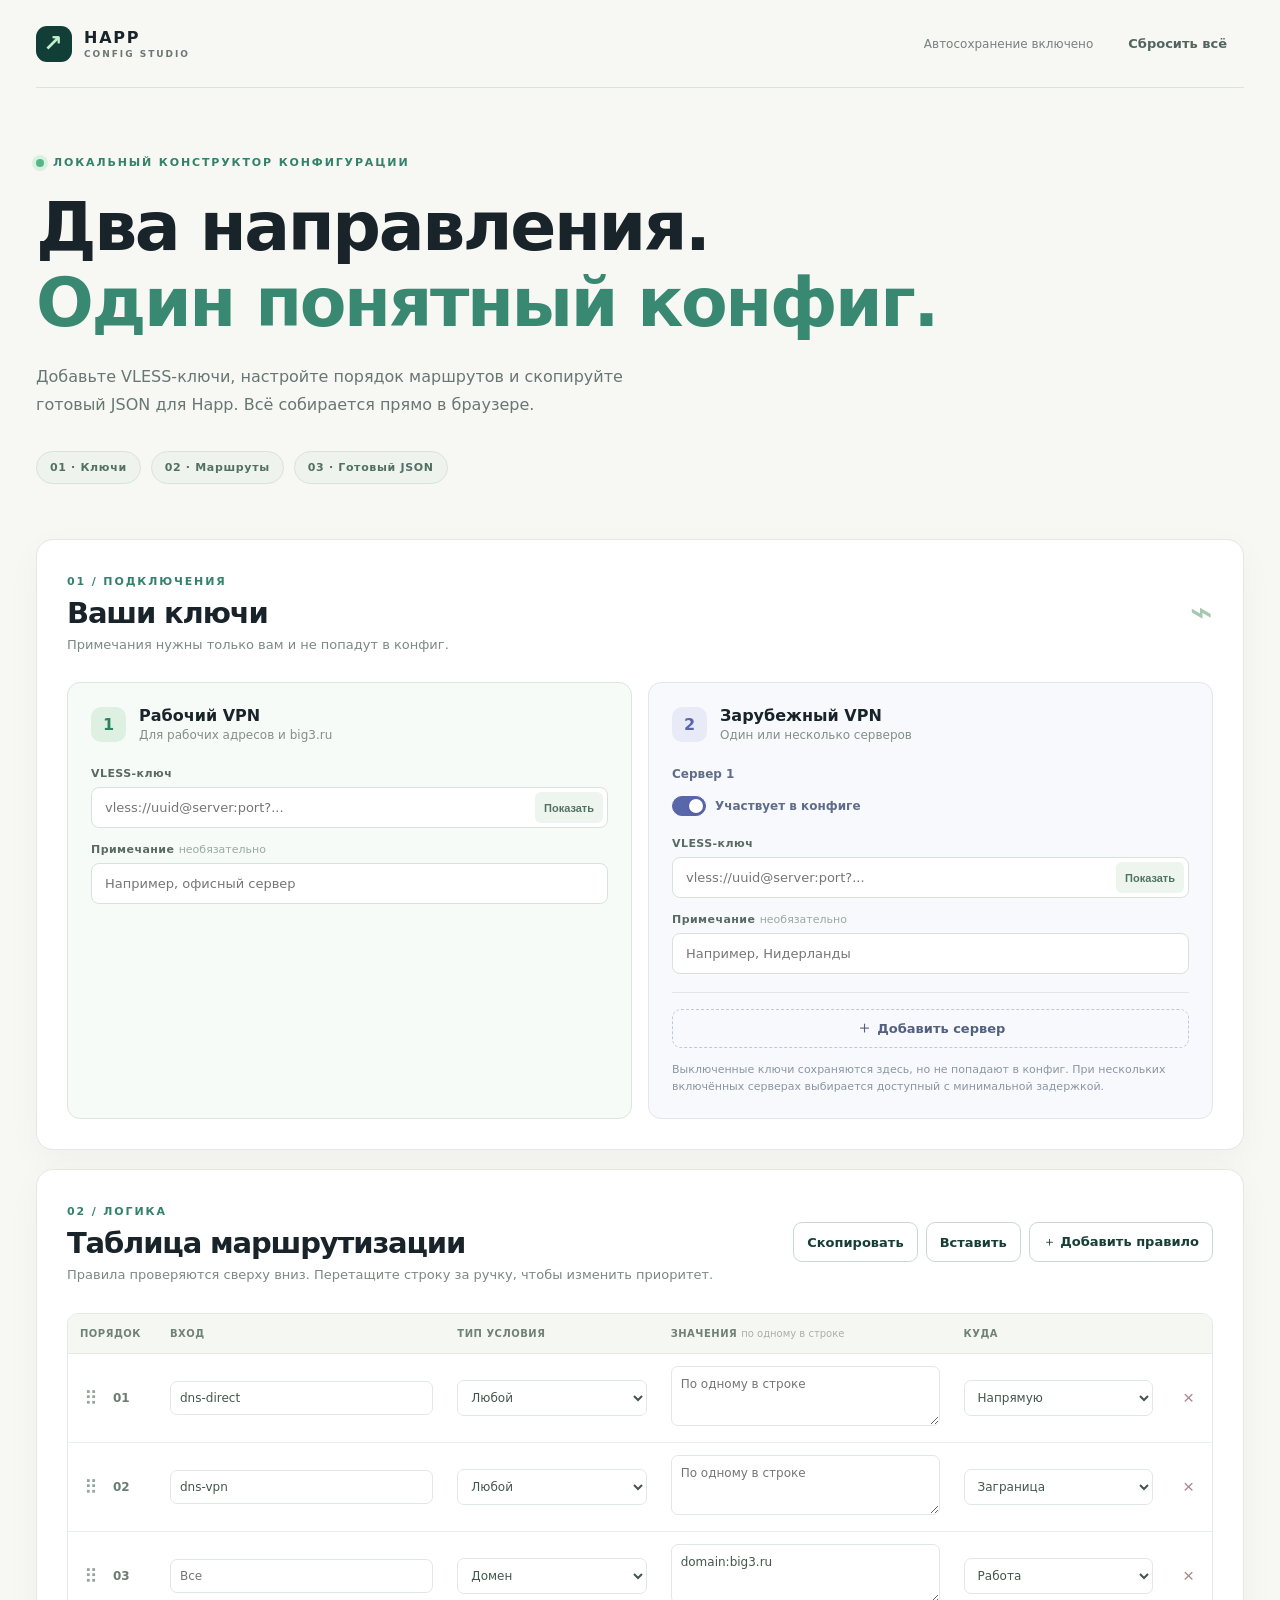
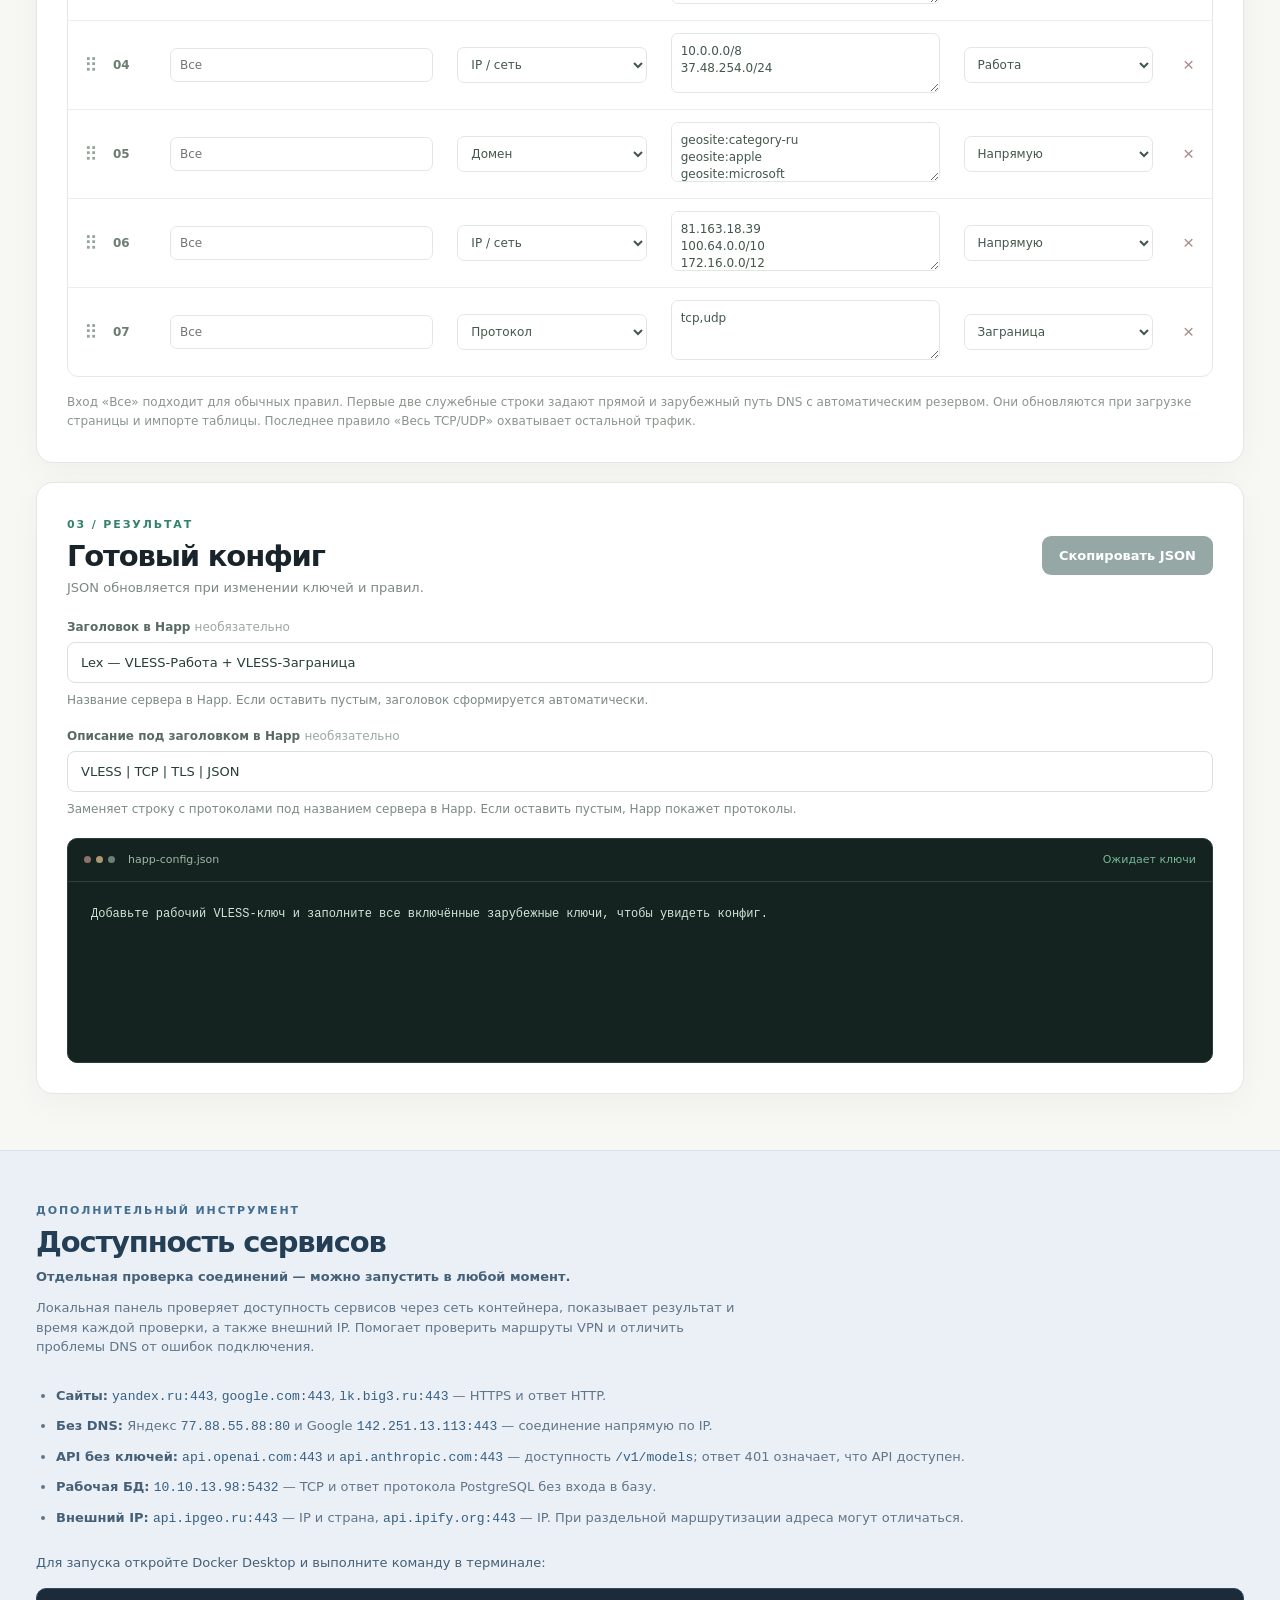
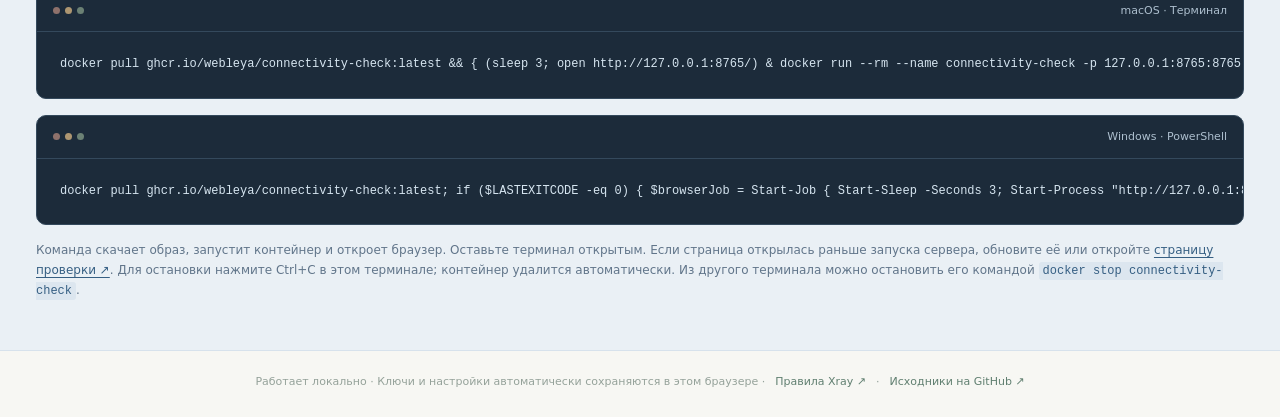
<file: web/index.html>
<!doctype html>
<html lang="ru">
<head>
  <meta charset="utf-8">
  <meta name="viewport" content="width=device-width, initial-scale=1">
  <title>Конфиг Happ · Рабочий и зарубежный VPN</title>
  <link rel="stylesheet" href="style.css?v=20261020-4">
  <script src="app.js?v=20261020-1" defer></script>
</head>
<body>
  <main>
    <div class="shell">
    <header class="masthead">
      <div class="brand"><span class="brand-icon">↗</span><span>HAPP <small>CONFIG STUDIO</small></span></div>
      <div class="header-actions"><span id="save-status" role="status">Автосохранение включено</span><button type="button" class="button quiet" id="reset">Сбросить всё</button></div>
    </header>

    <section class="intro">
      <div class="eyebrow"><span class="live-dot"></span> Локальный конструктор конфигурации</div>
      <h1>Два направления.<br><em>Один понятный конфиг.</em></h1>
      <p>Добавьте VLESS-ключи, настройте порядок маршрутов и скопируйте готовый JSON для Happ. Всё собирается прямо в браузере.</p>
      <div class="intro-tags"><span>01 · Ключи</span><span>02 · Маршруты</span><span>03 · Готовый JSON</span></div>
    </section>

    <section class="panel" aria-labelledby="keys-title">
      <div class="section-head"><div><span class="section-number">01 / ПОДКЛЮЧЕНИЯ</span><h2 id="keys-title">Ваши ключи</h2><p>Примечания нужны только вам и не попадут в конфиг.</p></div><div class="head-symbol">⌁</div></div>
      <div class="key-grid">
        <div class="key-card work-card"><div class="card-title"><span class="number-badge">1</span><div><h3>Рабочий VPN</h3><p>Для рабочих адресов и big3.ru</p></div></div><label for="work-key">VLESS-ключ</label><div class="input-wrap"><input id="work-key" type="password" spellcheck="false" autocomplete="off" placeholder="vless://uuid@server:port?..."><button type="button" class="reveal" data-reveal="work-key" aria-label="Показать ключ">Показать</button></div><label for="work-note">Примечание <span class="optional">необязательно</span></label><input id="work-note" type="text" autocomplete="off" placeholder="Например, офисный сервер"></div>
        <div class="key-card foreign-card"><div class="card-title"><span class="number-badge foreign">2</span><div><h3>Зарубежный VPN</h3><p>Один или несколько серверов</p></div></div><div id="foreign-list"></div><button type="button" class="button add-key" id="add-foreign"><span>＋</span> Добавить сервер</button><p class="small-hint">Выключенные ключи сохраняются здесь, но не попадают в конфиг. При нескольких включённых серверах выбирается доступный с минимальной задержкой.</p></div>
      </div>
    </section>

    <section class="panel" aria-labelledby="routes-title">
      <div class="section-head"><div><span class="section-number">02 / ЛОГИКА</span><h2 id="routes-title">Таблица маршрутизации</h2><p>Правила проверяются сверху вниз. Перетащите строку за ручку, чтобы изменить приоритет.</p></div><div class="route-actions"><button type="button" class="button outline" id="copy-routes">Скопировать</button><button type="button" class="button outline" id="paste-routes">Вставить</button><button type="button" class="button outline" id="add-route">＋ Добавить правило</button></div></div>
      <div id="routes-import" class="import-panel" hidden><label for="routes-json">JSON правил маршрутизации</label><p>Вставьте массив правил Xray или полный конфиг с <code>routing.rules</code>. Импорт заменит текущую таблицу.</p><textarea id="routes-json" spellcheck="false" placeholder='[{"type":"field","domain":["domain:example.org"],"outboundTag":"direct"}]'></textarea><div id="routes-import-error" class="error" role="alert" hidden></div><div class="import-actions"><button type="button" class="button dark" id="apply-routes">Применить</button><button type="button" class="button quiet" id="cancel-routes">Отмена</button></div></div>
      <p id="routes-feedback" class="routes-feedback" role="status" hidden></p>
      <div class="table-scroll"><table><thead><tr><th class="order-col">Порядок</th><th>Вход</th><th>Тип условия</th><th>Значения <span class="th-sub">по одному в строке</span></th><th>Куда</th><th class="delete-col"></th></tr></thead><tbody id="routes"></tbody></table></div>
      <p class="table-foot">Вход «Все» подходит для обычных правил. Первые две служебные строки задают прямой и зарубежный путь DNS с автоматическим резервом. Они обновляются при загрузке страницы и импорте таблицы. Последнее правило «Весь TCP/UDP» охватывает остальной трафик.</p>
    </section>

    <section class="panel output-panel" aria-labelledby="output-title">
      <div class="section-head"><div><span class="section-number">03 / РЕЗУЛЬТАТ</span><h2 id="output-title">Готовый конфиг</h2><p>JSON обновляется при изменении ключей и правил.</p></div><button type="button" class="button dark" id="copy" disabled>Скопировать JSON</button></div>
      <div id="error" class="error" role="alert" hidden></div>
      <div class="config-description"><label for="config-title">Заголовок в Happ <span class="optional">необязательно</span></label><input id="config-title" type="text" autocomplete="off" placeholder="Например, Рабочий и личный VPN" aria-describedby="title-hint"><p id="title-hint">Название сервера в Happ. Если оставить пустым, заголовок сформируется автоматически.</p></div>
      <div class="config-description"><label for="config-description">Описание под заголовком в Happ <span class="optional">необязательно</span></label><input id="config-description" type="text" autocomplete="off" placeholder="Например, Рабочие сети через офис, остальные — через зарубежный VPN" aria-describedby="description-hint"><p id="description-hint">Заменяет строку с протоколами под названием сервера в Happ. Если оставить пустым, Happ покажет протоколы.</p></div>
      <div class="code-window"><div class="code-bar"><span class="code-dots"><i></i><i></i><i></i></span><span>happ-config.json</span><span id="config-state">Ожидает ключи</span></div><pre id="output">Добавьте рабочий VLESS-ключ и заполните все включённые зарубежные ключи, чтобы увидеть конфиг.</pre></div>
    </section>
    </div>
    <section class="connectivity-section" aria-labelledby="connectivity-title">
      <div class="shell">
      <div class="panel connectivity-panel">
      <div class="section-head"><div><span class="section-number">ДОПОЛНИТЕЛЬНЫЙ ИНСТРУМЕНТ</span><h2 id="connectivity-title">Доступность сервисов</h2><p class="connectivity-intro">Отдельная проверка соединений — можно запустить в любой момент.</p><p>Локальная панель проверяет доступность сервисов через сеть контейнера, показывает результат и время каждой проверки, а также внешний IP. Помогает проверить маршруты VPN и отличить проблемы DNS от ошибок подключения.</p></div></div>
      <ul class="connectivity-targets">
        <li><strong>Сайты:</strong> <code>yandex.ru:443</code>, <code>google.com:443</code>, <code>lk.big3.ru:443</code> — HTTPS и ответ HTTP.</li>
        <li><strong>Без DNS:</strong> Яндекс <code>77.88.55.88:80</code> и Google <code>142.251.13.113:443</code> — соединение напрямую по IP.</li>
        <li><strong>API без ключей:</strong> <code>api.openai.com:443</code> и <code>api.anthropic.com:443</code> — доступность <code>/v1/models</code>; ответ 401 означает, что API доступен.</li>
        <li><strong>Рабочая БД:</strong> <code>10.10.13.98:5432</code> — TCP и ответ протокола PostgreSQL без входа в базу.</li>
        <li><strong>Внешний IP:</strong> <code>api.ipgeo.ru:443</code> — IP и страна, <code>api.ipify.org:443</code> — IP. При раздельной маршрутизации адреса могут отличаться.</li>
      </ul>
      <p class="connectivity-launch">Для запуска откройте Docker Desktop и выполните команду в терминале:</p>
      <div class="code-window"><div class="code-bar"><span class="code-dots"><i></i><i></i><i></i></span><span>macOS · Терминал</span></div><pre>docker pull ghcr.io/webleya/connectivity-check:latest &amp;&amp; { (sleep 3; open http://127.0.0.1:8765/) &amp; docker run --rm --name connectivity-check -p 127.0.0.1:8765:8765 ghcr.io/webleya/connectivity-check:latest; }</pre></div>
      <div class="code-window"><div class="code-bar"><span class="code-dots"><i></i><i></i><i></i></span><span>Windows · PowerShell</span></div><pre>docker pull ghcr.io/webleya/connectivity-check:latest; if ($LASTEXITCODE -eq 0) { $browserJob = Start-Job { Start-Sleep -Seconds 3; Start-Process "http://127.0.0.1:8765/" }; try { docker run --rm --name connectivity-check -p 127.0.0.1:8765:8765 ghcr.io/webleya/connectivity-check:latest } finally { $browserJob | Wait-Job | Remove-Job } }</pre></div>
      <p class="table-foot">Команда скачает образ, запустит контейнер и откроет браузер. Оставьте терминал открытым. Если страница открылась раньше запуска сервера, обновите её или откройте <a href="http://127.0.0.1:8765/" target="_blank" rel="noopener noreferrer">страницу проверки ↗</a>. Для остановки нажмите Ctrl+C в этом терминале; контейнер удалится автоматически. Из другого терминала можно остановить его командой <code>docker stop connectivity-check</code>.</p>
      </div>
      </div>
    </section>
    <footer class="shell">Работает локально · Ключи и настройки автоматически сохраняются в этом браузере · <a href="https://xtls.github.io/en/config/routing.html" target="_blank" rel="noopener noreferrer">Правила Xray ↗</a> · <a href="https://github.com/WebleyA/WorkForeignVPN" target="_blank" rel="noopener noreferrer">Исходники на GitHub ↗</a></footer>
  </main>
</body>
</html>
</file>
<file: web/style.css>
:root{font-family:Inter,ui-sans-serif,system-ui,-apple-system,BlinkMacSystemFont,"Segoe UI",sans-serif;color:#18232a;background:#f7f7f3;font-synthesis:none}*{box-sizing:border-box}body{margin:0}.shell{max-width:1280px;margin:auto;padding:0 36px}.masthead{min-height:88px;border-bottom:1px solid #dce2dc;display:flex;align-items:center;justify-content:space-between;gap:24px}.brand{display:flex;align-items:center;gap:12px;font-weight:800;letter-spacing:.11em;font-size:16px}.brand small{display:block;letter-spacing:.22em;font-size:9px;color:#6b7775;font-weight:700;margin-top:2px}.brand-icon{height:36px;width:36px;border-radius:11px;background:#123e38;color:#c3efcf;display:grid;place-items:center;font-size:23px;line-height:1}.header-actions{display:flex;align-items:center;gap:10px}.header-actions span{color:#77817d;font-size:12px;margin-right:8px}.button{font:inherit;font-size:13px;font-weight:700;cursor:pointer;border-radius:9px;padding:11px 16px;border:1px solid transparent;white-space:nowrap;transition:transform .15s,background .15s,border-color .15s}.button:hover:not(:disabled){transform:translateY(-1px)}.button:disabled{opacity:.45;cursor:not-allowed}.button.dark{background:#163f39;color:#fff}.button.dark:hover{background:#20594d}.button.quiet{background:transparent;color:#536460}.button.quiet:hover{background:#e7ece6}.button.outline{background:#fff;border-color:#cbd8d0;color:#173e35}.intro{padding:68px 0 55px;position:relative}.eyebrow,.section-number{color:#33826b;font-size:11px;font-weight:800;letter-spacing:.17em}.eyebrow{display:flex;align-items:center;gap:9px;text-transform:uppercase}.live-dot{width:8px;height:8px;border-radius:50%;background:#56b688;box-shadow:0 0 0 4px #d9f1e1}h1{font-size:clamp(36px,5.4vw,68px);line-height:1.12;letter-spacing:-.035em;margin:20px 0 22px;font-weight:600}h1 em{font-style:normal;color:#398972}.intro>p{font-size:16px;line-height:1.7;color:#687773;max-width:610px;margin:0}.intro-tags{display:flex;gap:10px;flex-wrap:wrap;margin-top:33px}.intro-tags span{border:1px solid #d9e3d9;background:#eef3ed;color:#527064;padding:9px 13px;border-radius:99px;font-size:11px;font-weight:700;letter-spacing:.06em}.panel{background:#fff;border:1px solid #e3e8e2;border-radius:17px;box-shadow:0 10px 35px rgba(21,45,34,.035);padding:30px;margin-bottom:19px}.section-head{display:flex;align-items:center;justify-content:space-between;gap:20px;margin-bottom:28px}.section-head h2{font-size:29px;letter-spacing:-.04em;margin:7px 0 5px}.section-head p{font-size:13px;color:#7b8983;line-height:1.5;margin:0}.head-symbol{font-size:39px;color:#a6c8b1}.key-grid{display:grid;grid-template-columns:1fr 1fr;gap:16px}.key-card{border:1px solid #dae7dc;border-radius:13px;background:#f7fbf7;padding:23px}.foreign-card{background:#f8f9fc;border-color:#e3e5ef}.card-title{display:flex;align-items:center;gap:13px;margin-bottom:25px}.number-badge{width:35px;height:35px;display:grid;place-items:center;background:#ddf0e2;color:#2b845a;border-radius:10px;font-weight:800}.number-badge.foreign{background:#e8eaf8;color:#5a66aa}.card-title h3{font-size:16px;margin:0 0 3px}.card-title p{font-size:12px;color:#829087;margin:0}.key-card label{display:block;font-size:11px;font-weight:800;color:#596a63;letter-spacing:.04em;margin:15px 0 7px}.optional{color:#9ba9a1;font-weight:500;letter-spacing:0}.input-wrap{display:flex;position:relative}.key-card input{width:100%;border:1px solid #d8e2da;background:#fff;border-radius:8px;padding:12px 13px;color:#263e35;outline:none;font:inherit;font-size:13px}.key-card input:focus,td input:focus,td textarea:focus,td select:focus{border-color:#438e74;box-shadow:0 0 0 3px #dcefe3}.input-wrap input{padding-right:89px}.reveal{position:absolute;right:5px;top:5px;bottom:5px;border:0;background:#eef4ee;color:#507362;border-radius:6px;padding:0 9px;cursor:pointer;font-size:11px;font-weight:700}.foreign-entry{border-bottom:1px solid #e2e6eb;padding-bottom:18px;margin-bottom:18px}.foreign-entry:last-child{margin-bottom:0}.foreign-entry-head{display:flex;align-items:center;justify-content:space-between;gap:12px;font-size:12px;font-weight:800;color:#606d89}.text-action{background:transparent;border:0;color:#9b6969;cursor:pointer;font:inherit;font-size:11px;font-weight:700}.add-key{width:100%;border:1px dashed #bdc9da;color:#536080;background:transparent;margin-top:16px}.add-key span{font-size:17px;line-height:0}.small-hint{font-size:11px;line-height:1.5;color:#8a96a2;margin:14px 0 0}.table-scroll{overflow-x:auto;border:1px solid #e4e9e3;border-radius:11px}table{border-collapse:collapse;width:100%;min-width:900px}th{text-align:left;background:#f5f7f3;padding:14px 12px;color:#728178;letter-spacing:.05em;text-transform:uppercase;font-size:10px;border-bottom:1px solid #e5eae4}.th-sub{text-transform:none;letter-spacing:0;color:#a7b1a9;font-weight:500}td{border-bottom:1px solid #ebefeb;padding:12px;vertical-align:middle}tr:last-child td{border-bottom:0}tr.dragging{opacity:.4}tr.drag-over td{border-top:2px solid #4e9f78}.order-col{width:90px}.delete-col{width:45px}.order{display:flex;align-items:center;gap:11px;color:#b1bdb5;font-size:13px}.handle{cursor:grab;border:0;background:none;color:#93a59a;font-size:19px;padding:4px;touch-action:none}.order strong{color:#6b7d71;font-size:12px}td input,td textarea,td select{font:inherit;font-size:12px;border:1px solid #e1e8e1;background:#fff;color:#43574b;border-radius:7px;outline:none;padding:9px;width:100%}td textarea{min-height:60px;resize:vertical;line-height:1.45}td select{min-width:120px}.remove-route{border:0;background:transparent;color:#ab8989;cursor:pointer;font-size:19px}.table-foot{font-size:12px;line-height:1.65;color:#89958d;margin:16px 0 0}.table-foot code{background:#f0f4f0;padding:2px 4px;border-radius:3px;color:#3d7361}.output-panel .section-head{margin-bottom:22px}.code-window{border:1px solid #273e39;border-radius:10px;overflow:hidden;background:#14231f}.code-bar{height:43px;display:flex;align-items:center;gap:13px;border-bottom:1px solid #2e413a;padding:0 16px;color:#9fb6a9;font-size:11px}.code-bar>span:last-child{margin-left:auto;color:#76b79b}.code-dots{display:flex;gap:5px}.code-dots i{height:7px;width:7px;background:#6b8174;border-radius:50%}.code-dots i:first-child{background:#8e716b}.code-dots i:nth-child(2){background:#ad9671}pre{margin:0;color:#d0e6d9;padding:23px;font:12px/1.6 ui-monospace,SFMono-Regular,Menlo,Monaco,Consolas,monospace;min-height:180px;max-height:500px;overflow:auto;white-space:pre}.error{border:1px solid #e9c2ba;background:#fff4f1;color:#9e4d3e;border-radius:8px;padding:12px 15px;margin-bottom:15px;font-size:13px}footer{display:flex;gap:10px;justify-content:center;flex-wrap:wrap;color:#95a29a;font-size:11px;padding:18px 0 36px}footer a{color:#607f70;text-decoration:none}@media(max-width:780px){.shell{padding:0 16px}.masthead{align-items:flex-start;padding:17px 0;flex-direction:column}.header-actions{width:100%;flex-wrap:wrap}.header-actions span{width:100%}.intro{padding:43px 0}.panel{padding:20px}.key-grid{grid-template-columns:1fr}.section-head{align-items:flex-start}.head-symbol{display:none}}@media(max-width:500px){.section-head{flex-direction:column}.section-head .button{width:100%}.header-actions .button{flex:1}.intro-tags{gap:6px}h1{font-size:36px}}
.route-actions,.import-actions{display:flex;gap:8px;flex-wrap:wrap}.route-actions .button{padding:10px 13px}.import-panel{border:1px solid #d8e5db;background:#f8fbf8;border-radius:11px;padding:17px;margin:-5px 0 19px}.import-panel label{display:block;font-size:13px;font-weight:800;color:#314d3e}.import-panel p{font-size:12px;color:#7b8983;margin:7px 0 13px}.import-panel textarea{display:block;width:100%;min-height:175px;resize:vertical;border:1px solid #d8e2da;border-radius:8px;padding:13px;background:#fff;color:#263e35;font:12px/1.55 ui-monospace,SFMono-Regular,Menlo,Monaco,Consolas,monospace;outline:none}.import-panel textarea:focus{border-color:#438e74;box-shadow:0 0 0 3px #dcefe3}.import-actions{margin-top:12px}.import-panel .error{margin:12px 0 0}.routes-feedback{font-size:12px;color:#37785c;margin:-12px 0 16px}[hidden]{display:none!important}@media(max-width:500px){.route-actions{width:100%}.route-actions .button{flex:1}}
.config-description{margin-bottom:20px}.config-description label{display:block;font-size:12px;font-weight:800;color:#596a63;margin-bottom:8px}.config-description input{width:100%;border:1px solid #d8e2da;border-radius:8px;padding:12px 13px;color:#263e35;outline:none;font:inherit;font-size:13px}.config-description input:focus{border-color:#438e74;box-shadow:0 0 0 3px #dcefe3}.config-description p{font-size:12px;line-height:1.5;color:#7b8983;margin:8px 0 0}
.connectivity-section{margin-top:56px;padding:48px 0;background:#eaf0f5;border-top:1px solid #d7e2ec;border-bottom:1px solid #d7e2ec}.connectivity-panel{margin:0;padding:0;background:transparent;border:0;box-shadow:none}.connectivity-panel .section-number{color:#456e90}.connectivity-panel h2{color:#243f55}.connectivity-panel .section-head p,.connectivity-panel .table-foot{color:#61758a}.connectivity-panel .section-head p{max-width:720px}.connectivity-panel .section-head .connectivity-intro{margin:8px 0 12px;font-weight:600;color:#456079}.connectivity-panel .code-window+.code-window{margin-top:16px}.connectivity-panel .code-window{background:#1c2b3a;border-color:#34495c}.connectivity-panel .code-bar{border-color:#34495c;color:#adbfce}.connectivity-panel .code-bar>span:last-child{color:#adbfce}.connectivity-panel pre{min-height:0;color:#d6e5f0}.connectivity-panel a{color:#365f83;text-underline-offset:3px}.connectivity-panel .table-foot code{background:#dce6ef;color:#365f83}footer.shell{padding-top:24px;padding-bottom:36px}footer a:hover{text-decoration:underline;text-underline-offset:3px}@media(max-width:780px){.connectivity-section{margin-top:36px;padding:32px 0}.connectivity-panel{padding:0}}
.key-card .key-toggle{position:relative;display:flex;align-items:center;gap:9px;width:fit-content;min-height:32px;margin:9px 0 0;cursor:pointer;font-size:12px;font-weight:600;letter-spacing:0;color:#606d89}.key-card .key-toggle input{position:absolute;width:1px;height:1px;margin:0;padding:0;border:0;opacity:0}.key-toggle-track{flex-shrink:0;width:34px;height:20px;border:1px solid #8b96a6;border-radius:20px;background:#dce1e9;transition:background .15s,border-color .15s}.key-toggle-track::after{content:"";display:block;width:14px;height:14px;margin:2px;border-radius:50%;background:#fff;box-shadow:0 1px 3px #263e3533;transition:transform .15s}.key-toggle input:checked+.key-toggle-track{background:#5a66aa;border-color:#5a66aa}.key-toggle input:checked+.key-toggle-track::after{transform:translateX(14px)}.key-toggle input:focus-visible+.key-toggle-track{outline:3px solid #c6cdef;outline-offset:3px}.foreign-entry.is-excluded .foreign-entry-head,.foreign-entry.is-excluded .key-toggle{color:#808b99}
.connectivity-targets{margin:0 0 24px;padding-left:20px;color:#61758a;font-size:13px;line-height:1.65}.connectivity-targets li+li{margin-top:8px}.connectivity-targets strong{color:#456079}.connectivity-targets code{color:#365f83;overflow-wrap:anywhere}.connectivity-launch{margin:0 0 16px;color:#456079;font-size:13px;line-height:1.5}
</file>
